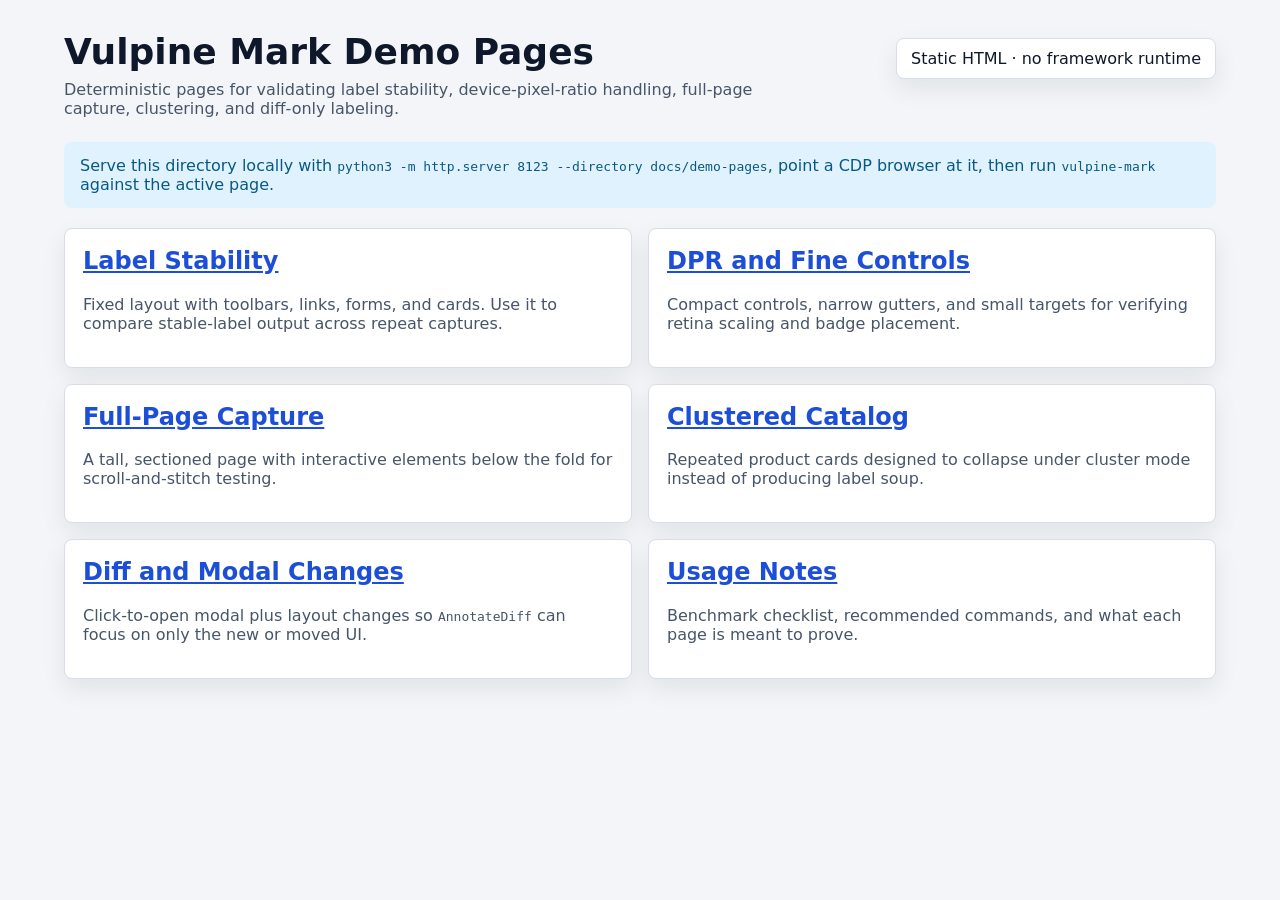
<file: docs/demo-pages/index.html>
<!doctype html>
<html lang="en">
<head>
  <meta charset="utf-8">
  <meta name="viewport" content="width=device-width, initial-scale=1">
  <title>Vulpine Mark Demo Pages</title>
  <link rel="icon" href="data:image/svg+xml,%3Csvg xmlns='http://www.w3.org/2000/svg' viewBox='0 0 64 64'%3E%3Crect width='64' height='64' rx='14' fill='%230f766e'/%3E%3Cpath d='M18 18h28v8H30v8h12v8H30v14h-8V18Z' fill='white'/%3E%3C/svg%3E">
  <link rel="stylesheet" href="./shared.css">
</head>
<body>
  <div class="shell">
    <div class="hero">
      <div>
        <h1>Vulpine Mark Demo Pages</h1>
        <p>Deterministic pages for validating label stability, device-pixel-ratio handling, full-page capture, clustering, and diff-only labeling.</p>
      </div>
      <span class="chip">Static HTML · no framework runtime</span>
    </div>

    <div class="demo-note">
      Serve this directory locally with <code>python3 -m http.server 8123 --directory docs/demo-pages</code>, point a CDP browser at it, then run <code>vulpine-mark</code> against the active page.
    </div>

    <div class="bench-list">
      <div class="card">
        <h2><a href="./stability.html">Label Stability</a></h2>
        <p class="muted">Fixed layout with toolbars, links, forms, and cards. Use it to compare stable-label output across repeat captures.</p>
      </div>
      <div class="card">
        <h2><a href="./dpr.html">DPR and Fine Controls</a></h2>
        <p class="muted">Compact controls, narrow gutters, and small targets for verifying retina scaling and badge placement.</p>
      </div>
      <div class="card">
        <h2><a href="./full-page.html">Full-Page Capture</a></h2>
        <p class="muted">A tall, sectioned page with interactive elements below the fold for scroll-and-stitch testing.</p>
      </div>
      <div class="card">
        <h2><a href="./clustered-catalog.html">Clustered Catalog</a></h2>
        <p class="muted">Repeated product cards designed to collapse under cluster mode instead of producing label soup.</p>
      </div>
      <div class="card">
        <h2><a href="./diff-modal.html">Diff and Modal Changes</a></h2>
        <p class="muted">Click-to-open modal plus layout changes so <code>AnnotateDiff</code> can focus on only the new or moved UI.</p>
      </div>
      <div class="card">
        <h2><a href="./README.md">Usage Notes</a></h2>
        <p class="muted">Benchmark checklist, recommended commands, and what each page is meant to prove.</p>
      </div>
    </div>
  </div>
</body>
</html>
</file>
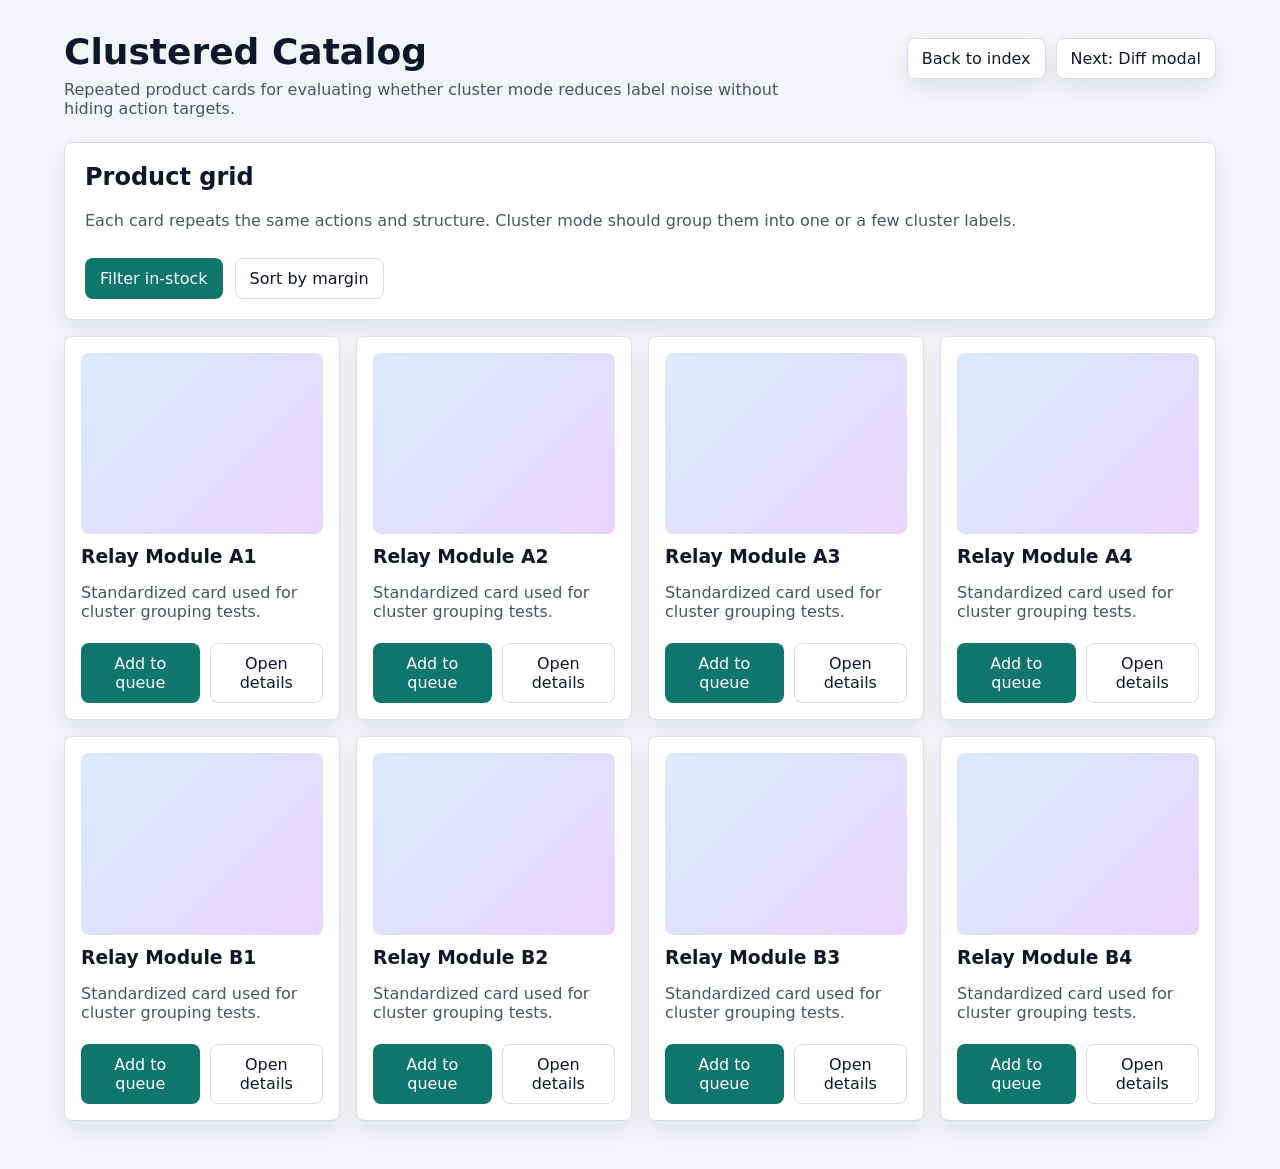
<file: docs/demo-pages/clustered-catalog.html>
<!doctype html>
<html lang="en">
<head>
  <meta charset="utf-8">
  <meta name="viewport" content="width=device-width, initial-scale=1">
  <title>Vulpine Mark Demo — Clustered Catalog</title>
  <link rel="icon" href="data:image/svg+xml,%3Csvg xmlns='http://www.w3.org/2000/svg' viewBox='0 0 64 64'%3E%3Crect width='64' height='64' rx='14' fill='%230f766e'/%3E%3Cpath d='M18 18h28v8H30v8h12v8H30v14h-8V18Z' fill='white'/%3E%3C/svg%3E">
  <link rel="stylesheet" href="./shared.css">
</head>
<body>
  <div class="shell">
    <div class="hero">
      <div>
        <h1>Clustered Catalog</h1>
        <p>Repeated product cards for evaluating whether cluster mode reduces label noise without hiding action targets.</p>
      </div>
      <div class="nav">
        <a href="./index.html">Back to index</a>
        <a href="./diff-modal.html">Next: Diff modal</a>
      </div>
    </div>

    <section class="panel">
      <div class="toolbar spread">
        <div>
          <h2>Product grid</h2>
          <p class="muted">Each card repeats the same actions and structure. Cluster mode should group them into one or a few cluster labels.</p>
        </div>
        <div class="toolbar">
          <button>Filter in-stock</button>
          <button class="secondary">Sort by margin</button>
        </div>
      </div>
    </section>

    <section class="catalog" style="margin-top: 16px;">
      <article class="catalog-card card">
        <div class="thumb"></div>
        <h3>Relay Module A1</h3>
        <p>Standardized card used for cluster grouping tests.</p>
        <div class="actions">
          <button>Add to queue</button>
          <button class="secondary">Open details</button>
        </div>
      </article>
      <article class="catalog-card card">
        <div class="thumb"></div>
        <h3>Relay Module A2</h3>
        <p>Standardized card used for cluster grouping tests.</p>
        <div class="actions">
          <button>Add to queue</button>
          <button class="secondary">Open details</button>
        </div>
      </article>
      <article class="catalog-card card">
        <div class="thumb"></div>
        <h3>Relay Module A3</h3>
        <p>Standardized card used for cluster grouping tests.</p>
        <div class="actions">
          <button>Add to queue</button>
          <button class="secondary">Open details</button>
        </div>
      </article>
      <article class="catalog-card card">
        <div class="thumb"></div>
        <h3>Relay Module A4</h3>
        <p>Standardized card used for cluster grouping tests.</p>
        <div class="actions">
          <button>Add to queue</button>
          <button class="secondary">Open details</button>
        </div>
      </article>
      <article class="catalog-card card">
        <div class="thumb"></div>
        <h3>Relay Module B1</h3>
        <p>Standardized card used for cluster grouping tests.</p>
        <div class="actions">
          <button>Add to queue</button>
          <button class="secondary">Open details</button>
        </div>
      </article>
      <article class="catalog-card card">
        <div class="thumb"></div>
        <h3>Relay Module B2</h3>
        <p>Standardized card used for cluster grouping tests.</p>
        <div class="actions">
          <button>Add to queue</button>
          <button class="secondary">Open details</button>
        </div>
      </article>
      <article class="catalog-card card">
        <div class="thumb"></div>
        <h3>Relay Module B3</h3>
        <p>Standardized card used for cluster grouping tests.</p>
        <div class="actions">
          <button>Add to queue</button>
          <button class="secondary">Open details</button>
        </div>
      </article>
      <article class="catalog-card card">
        <div class="thumb"></div>
        <h3>Relay Module B4</h3>
        <p>Standardized card used for cluster grouping tests.</p>
        <div class="actions">
          <button>Add to queue</button>
          <button class="secondary">Open details</button>
        </div>
      </article>
    </section>
  </div>
</body>
</html>
</file>
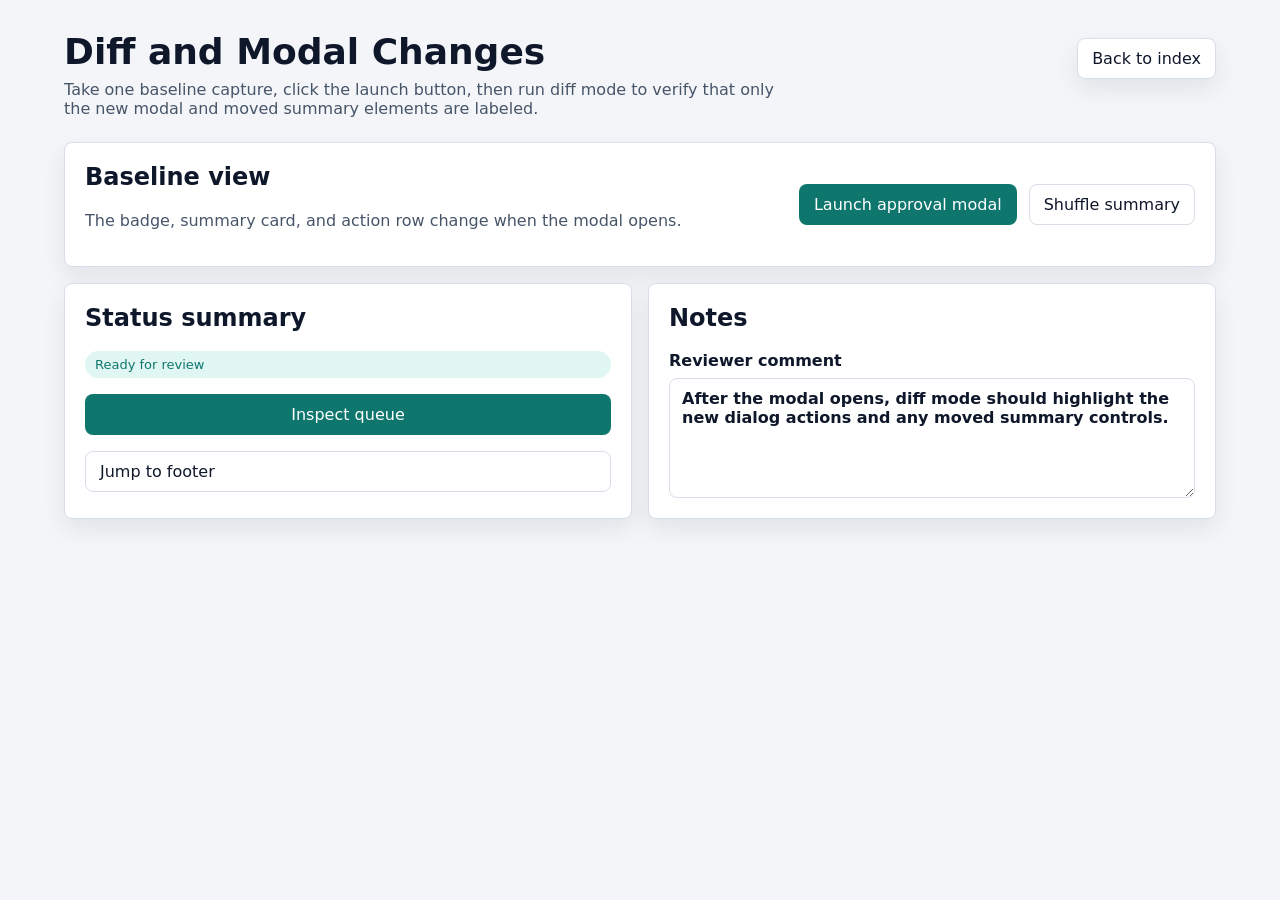
<file: docs/demo-pages/diff-modal.html>
<!doctype html>
<html lang="en">
<head>
  <meta charset="utf-8">
  <meta name="viewport" content="width=device-width, initial-scale=1">
  <title>Vulpine Mark Demo — Diff and Modal Changes</title>
  <link rel="icon" href="data:image/svg+xml,%3Csvg xmlns='http://www.w3.org/2000/svg' viewBox='0 0 64 64'%3E%3Crect width='64' height='64' rx='14' fill='%230f766e'/%3E%3Cpath d='M18 18h28v8H30v8h12v8H30v14h-8V18Z' fill='white'/%3E%3C/svg%3E">
  <link rel="stylesheet" href="./shared.css">
</head>
<body>
  <div class="shell">
    <div class="hero">
      <div>
        <h1>Diff and Modal Changes</h1>
        <p>Take one baseline capture, click the launch button, then run diff mode to verify that only the new modal and moved summary elements are labeled.</p>
      </div>
      <div class="nav">
        <a href="./index.html">Back to index</a>
      </div>
    </div>

    <section class="panel">
      <div class="toolbar spread">
        <div>
          <h2>Baseline view</h2>
          <p class="muted">The badge, summary card, and action row change when the modal opens.</p>
        </div>
        <div class="toolbar">
          <button id="launch-modal">Launch approval modal</button>
          <button class="secondary" id="shuffle-summary">Shuffle summary</button>
        </div>
      </div>
    </section>

    <section class="grid two" style="margin-top: 16px;">
      <article class="panel">
        <h2>Status summary</h2>
        <div class="stack" id="summary-stack">
          <div class="badge success" id="summary-badge">Ready for review</div>
          <button>Inspect queue</button>
          <a class="button-link secondary" href="#footer">Jump to footer</a>
        </div>
      </article>
      <article class="panel" id="footer">
        <h2>Notes</h2>
        <label>
          Reviewer comment
          <textarea readonly>After the modal opens, diff mode should highlight the new dialog actions and any moved summary controls.</textarea>
        </label>
      </article>
    </section>
  </div>

  <div class="modal-backdrop" id="approval-modal" aria-hidden="true">
    <div class="modal card" role="dialog" aria-modal="true" aria-labelledby="modal-title">
      <h2 id="modal-title">Approve risky action</h2>
      <p class="muted">This modal appears only after interaction, which makes it useful for diff-only annotation tests.</p>
      <div class="form-grid">
        <label>
          Approval reason
          <input type="text" value="Operator override" readonly>
        </label>
        <label>
          Expiry
          <select><option>30 minutes</option></select>
        </label>
      </div>
      <div class="toolbar" style="margin-top: 16px;">
        <button>Approve now</button>
        <button class="secondary" id="close-modal">Close</button>
      </div>
    </div>
  </div>

  <script>
    const modal = document.getElementById('approval-modal');
    const badge = document.getElementById('summary-badge');
    const stack = document.getElementById('summary-stack');

    document.getElementById('launch-modal').addEventListener('click', () => {
      modal.classList.add('open');
      modal.setAttribute('aria-hidden', 'false');
      badge.textContent = 'Modal launched';
      badge.className = 'badge danger';
    });

    document.getElementById('close-modal').addEventListener('click', () => {
      modal.classList.remove('open');
      modal.setAttribute('aria-hidden', 'true');
      badge.textContent = 'Ready for review';
      badge.className = 'badge success';
    });

    document.getElementById('shuffle-summary').addEventListener('click', () => {
      const button = stack.querySelector('button');
      stack.appendChild(button);
      badge.textContent = 'Summary moved';
      badge.className = 'badge warning';
    });
  </script>
</body>
</html>
</file>
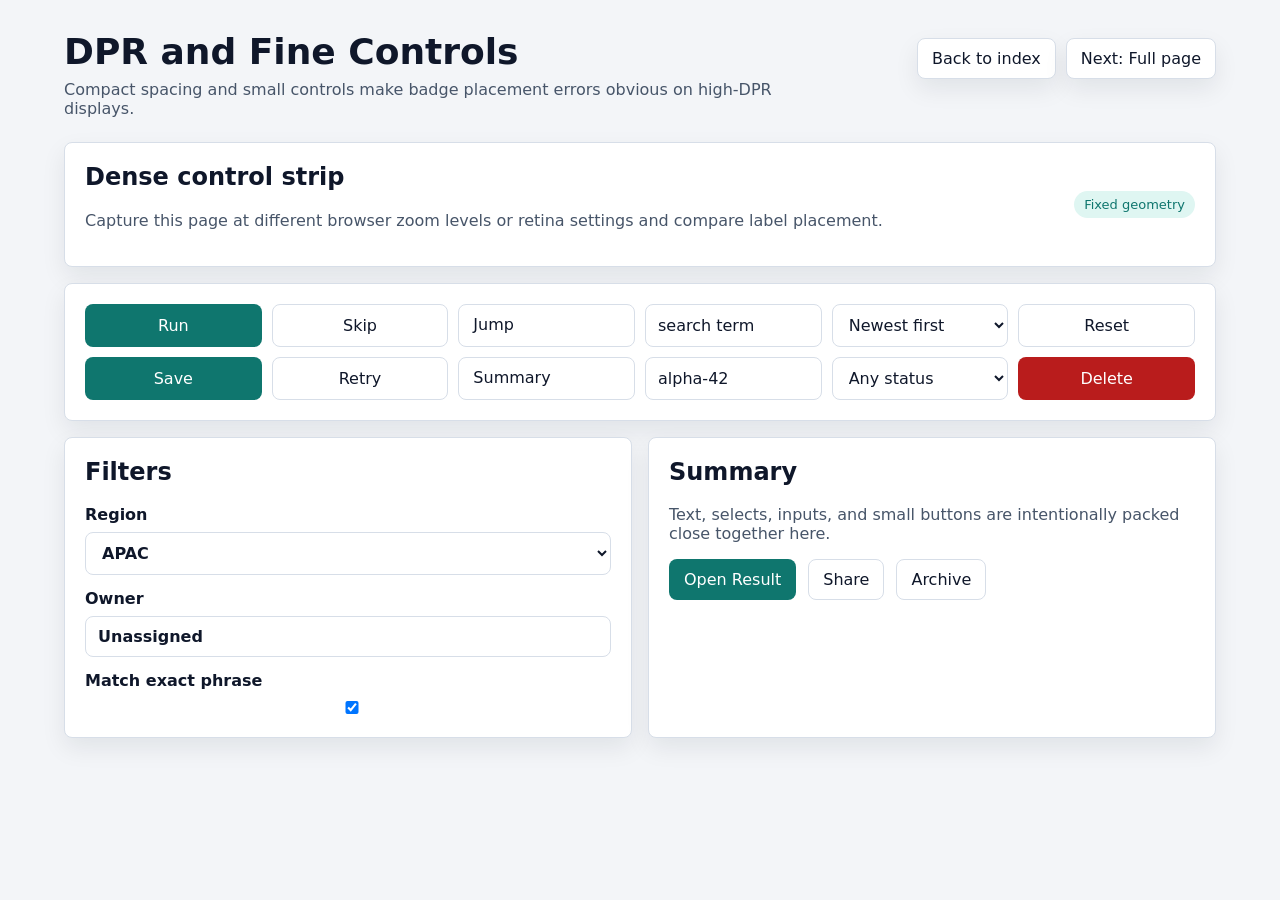
<file: docs/demo-pages/dpr.html>
<!doctype html>
<html lang="en">
<head>
  <meta charset="utf-8">
  <meta name="viewport" content="width=device-width, initial-scale=1">
  <title>Vulpine Mark Demo — DPR and Fine Controls</title>
  <link rel="icon" href="data:image/svg+xml,%3Csvg xmlns='http://www.w3.org/2000/svg' viewBox='0 0 64 64'%3E%3Crect width='64' height='64' rx='14' fill='%230f766e'/%3E%3Cpath d='M18 18h28v8H30v8h12v8H30v14h-8V18Z' fill='white'/%3E%3C/svg%3E">
  <link rel="stylesheet" href="./shared.css">
</head>
<body>
  <div class="shell">
    <div class="hero">
      <div>
        <h1>DPR and Fine Controls</h1>
        <p>Compact spacing and small controls make badge placement errors obvious on high-DPR displays.</p>
      </div>
      <div class="nav">
        <a href="./index.html">Back to index</a>
        <a href="./full-page.html">Next: Full page</a>
      </div>
    </div>

    <section class="panel">
      <div class="toolbar spread">
        <div>
          <h2>Dense control strip</h2>
          <p class="muted">Capture this page at different browser zoom levels or retina settings and compare label placement.</p>
        </div>
        <span class="badge success">Fixed geometry</span>
      </div>
    </section>

    <section class="panel" style="margin-top: 16px;">
      <div class="fine-grid">
        <button>Run</button>
        <button class="secondary">Skip</button>
        <a class="button-link secondary" href="#filters">Jump</a>
        <input type="text" value="search term" readonly>
        <select><option>Newest first</option></select>
        <button class="ghost">Reset</button>

        <button>Save</button>
        <button class="secondary">Retry</button>
        <a class="button-link secondary" href="#summary">Summary</a>
        <input type="text" value="alpha-42" readonly>
        <select><option>Any status</option></select>
        <button class="danger">Delete</button>
      </div>
    </section>

    <section class="grid two" style="margin-top: 16px;">
      <article class="panel" id="filters">
        <h2>Filters</h2>
        <div class="form-grid">
          <label>
            Region
            <select>
              <option>APAC</option>
              <option>Europe</option>
            </select>
          </label>
          <label>
            Owner
            <input type="text" value="Unassigned" readonly>
          </label>
          <label>
            Match exact phrase
            <input type="checkbox" checked>
          </label>
        </div>
      </article>

      <article class="panel" id="summary">
        <h2>Summary</h2>
        <p class="muted">Text, selects, inputs, and small buttons are intentionally packed close together here.</p>
        <div class="toolbar">
          <button>Open Result</button>
          <button class="secondary">Share</button>
          <button class="ghost">Archive</button>
        </div>
      </article>
    </section>
  </div>
</body>
</html>
</file>
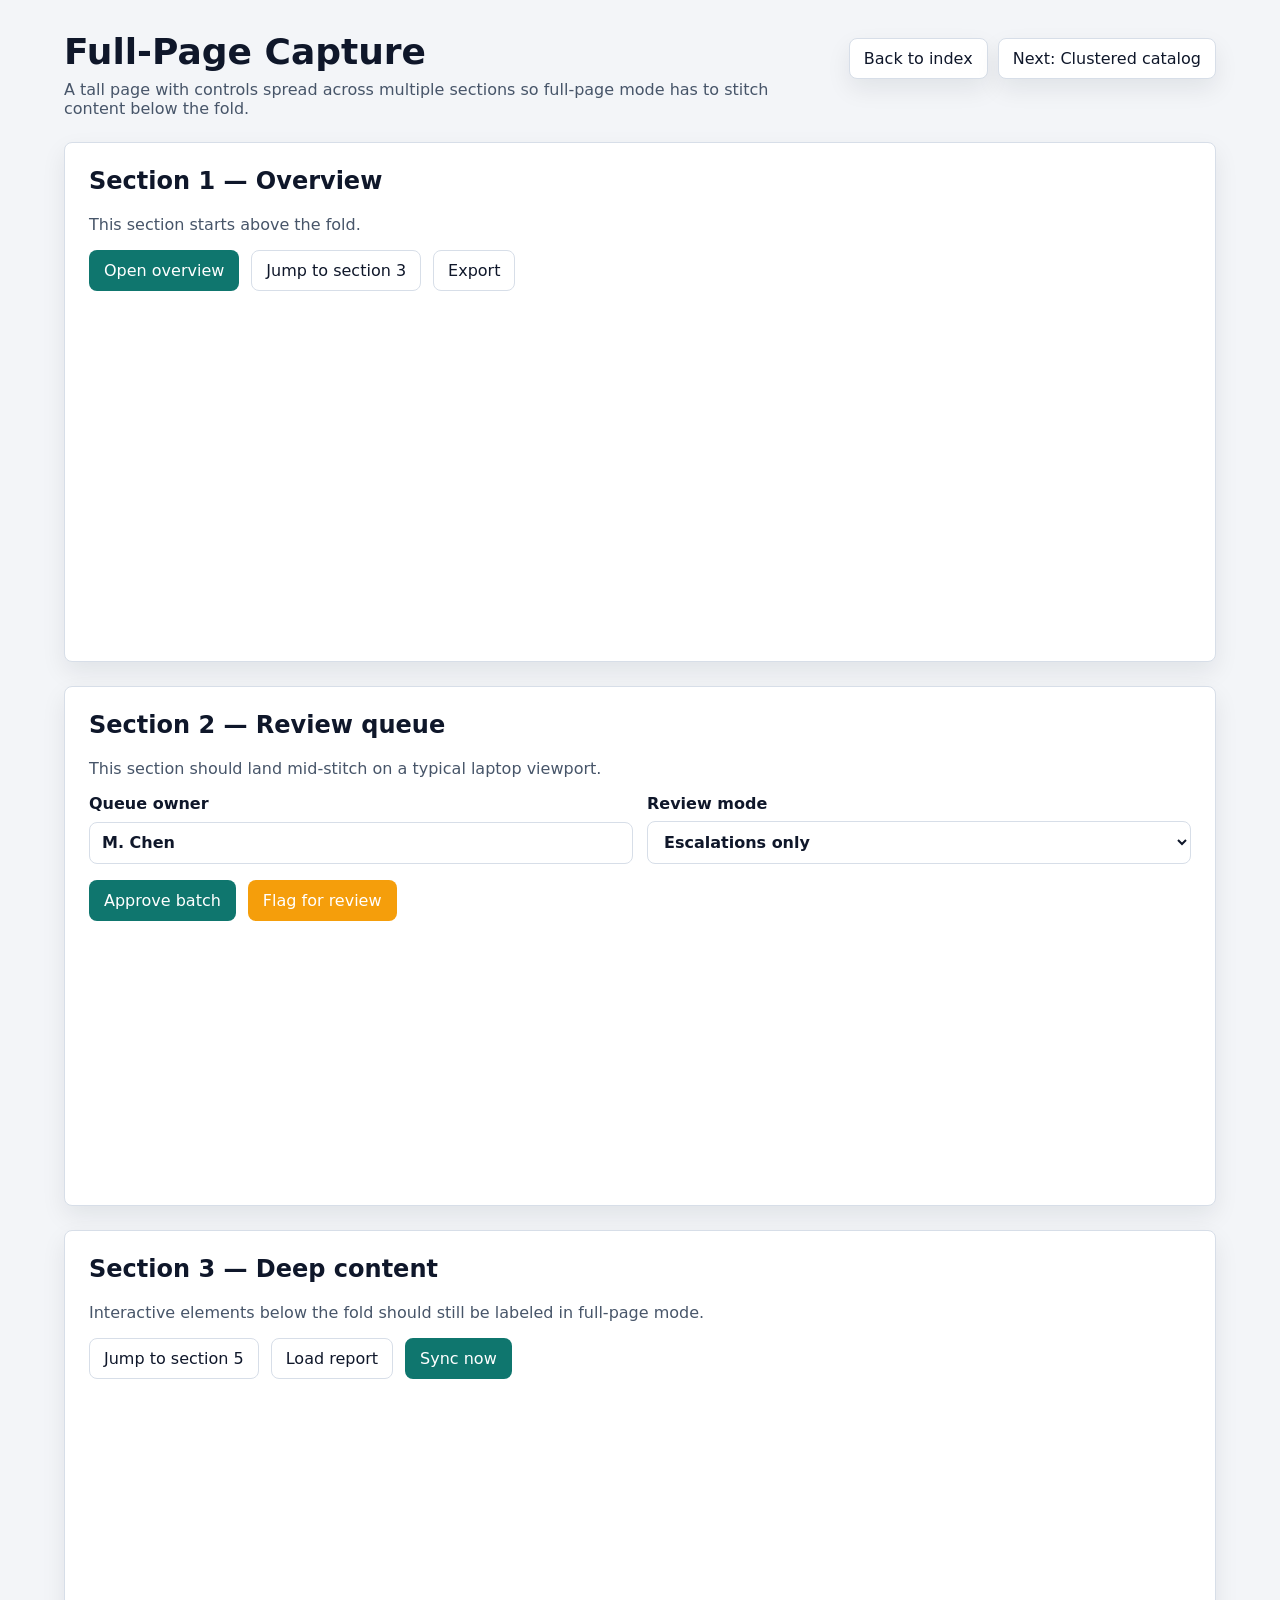
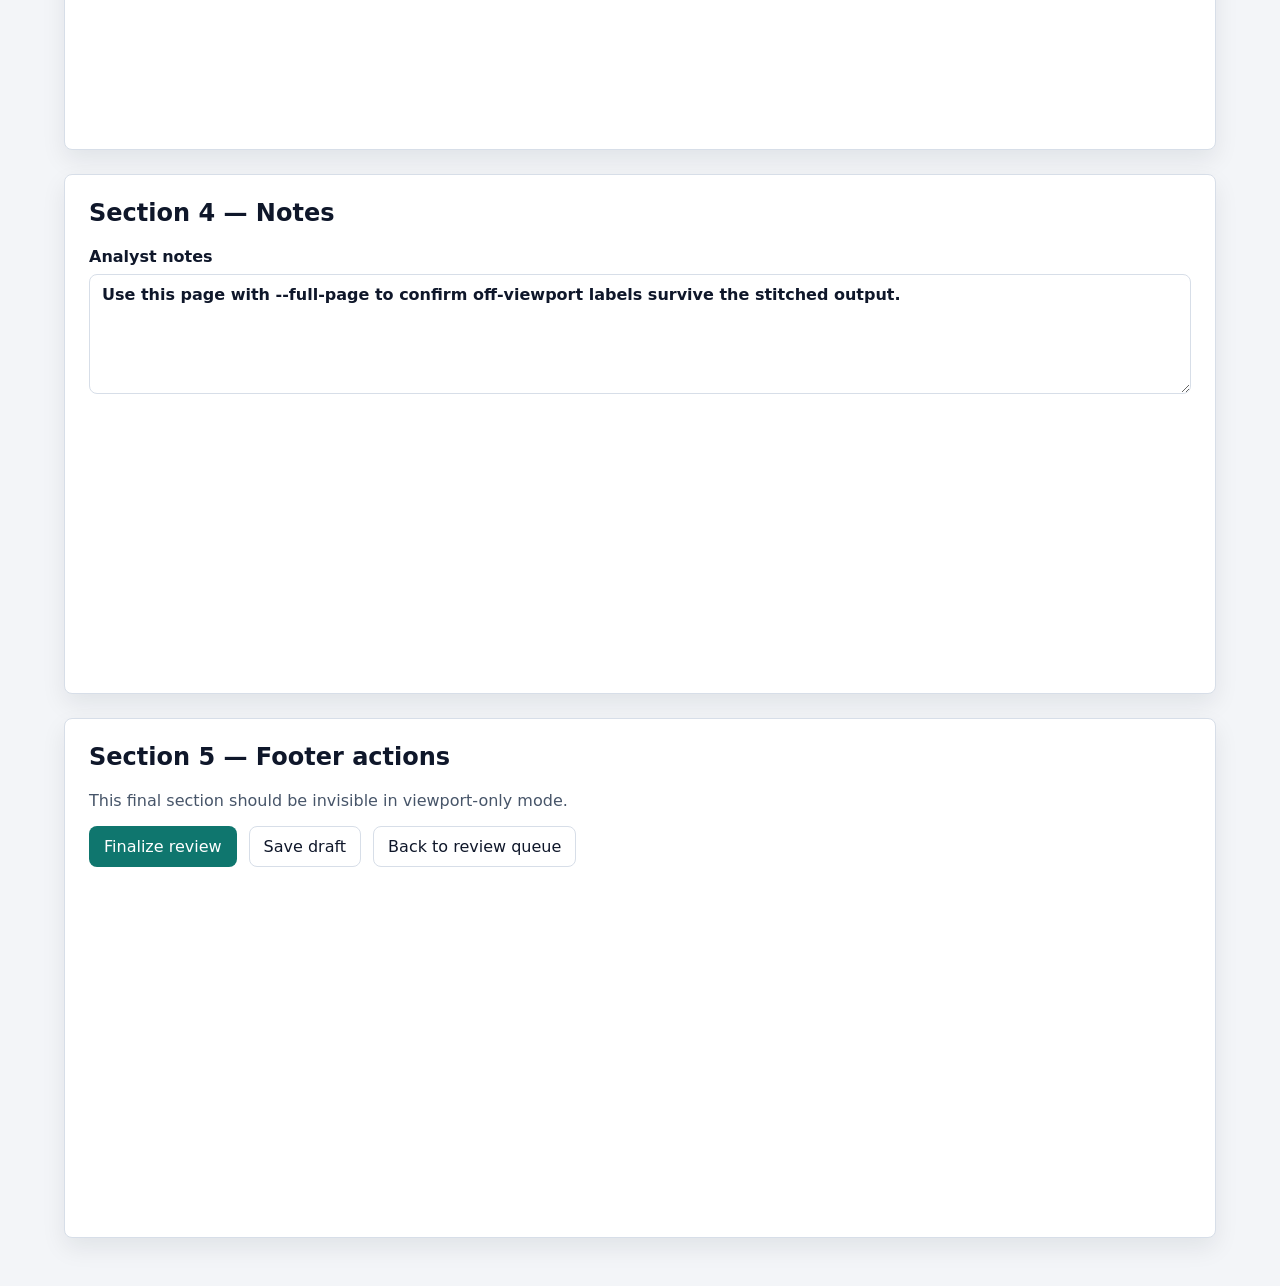
<file: docs/demo-pages/full-page.html>
<!doctype html>
<html lang="en">
<head>
  <meta charset="utf-8">
  <meta name="viewport" content="width=device-width, initial-scale=1">
  <title>Vulpine Mark Demo — Full-Page Capture</title>
  <link rel="icon" href="data:image/svg+xml,%3Csvg xmlns='http://www.w3.org/2000/svg' viewBox='0 0 64 64'%3E%3Crect width='64' height='64' rx='14' fill='%230f766e'/%3E%3Cpath d='M18 18h28v8H30v8h12v8H30v14h-8V18Z' fill='white'/%3E%3C/svg%3E">
  <link rel="stylesheet" href="./shared.css">
</head>
<body>
  <div class="shell">
    <div class="hero">
      <div>
        <h1>Full-Page Capture</h1>
        <p>A tall page with controls spread across multiple sections so full-page mode has to stitch content below the fold.</p>
      </div>
      <div class="nav">
        <a href="./index.html">Back to index</a>
        <a href="./clustered-catalog.html">Next: Clustered catalog</a>
      </div>
    </div>

    <div class="tall-sections">
      <section class="tall-card card">
        <h2>Section 1 — Overview</h2>
        <p class="muted">This section starts above the fold.</p>
        <div class="toolbar">
          <button>Open overview</button>
          <a class="button-link secondary" href="#section-3">Jump to section 3</a>
          <button class="secondary">Export</button>
        </div>
      </section>

      <section class="tall-card card" id="section-2">
        <h2>Section 2 — Review queue</h2>
        <p class="muted">This section should land mid-stitch on a typical laptop viewport.</p>
        <div class="form-grid two">
          <label>
            Queue owner
            <input type="text" value="M. Chen" readonly>
          </label>
          <label>
            Review mode
            <select><option>Escalations only</option></select>
          </label>
        </div>
        <div class="toolbar" style="margin-top: 16px;">
          <button>Approve batch</button>
          <button class="warning">Flag for review</button>
        </div>
      </section>

      <section class="tall-card card" id="section-3">
        <h2>Section 3 — Deep content</h2>
        <p class="muted">Interactive elements below the fold should still be labeled in full-page mode.</p>
        <div class="toolbar">
          <a class="button-link secondary" href="#section-5">Jump to section 5</a>
          <button class="secondary">Load report</button>
          <button>Sync now</button>
        </div>
      </section>

      <section class="tall-card card" id="section-4">
        <h2>Section 4 — Notes</h2>
        <label>
          Analyst notes
          <textarea readonly>Use this page with --full-page to confirm off-viewport labels survive the stitched output.</textarea>
        </label>
      </section>

      <section class="tall-card card" id="section-5">
        <h2>Section 5 — Footer actions</h2>
        <p class="muted">This final section should be invisible in viewport-only mode.</p>
        <div class="toolbar">
          <button>Finalize review</button>
          <button class="secondary">Save draft</button>
          <a class="button-link secondary" href="#section-2">Back to review queue</a>
        </div>
      </section>
    </div>
  </div>
</body>
</html>
</file>
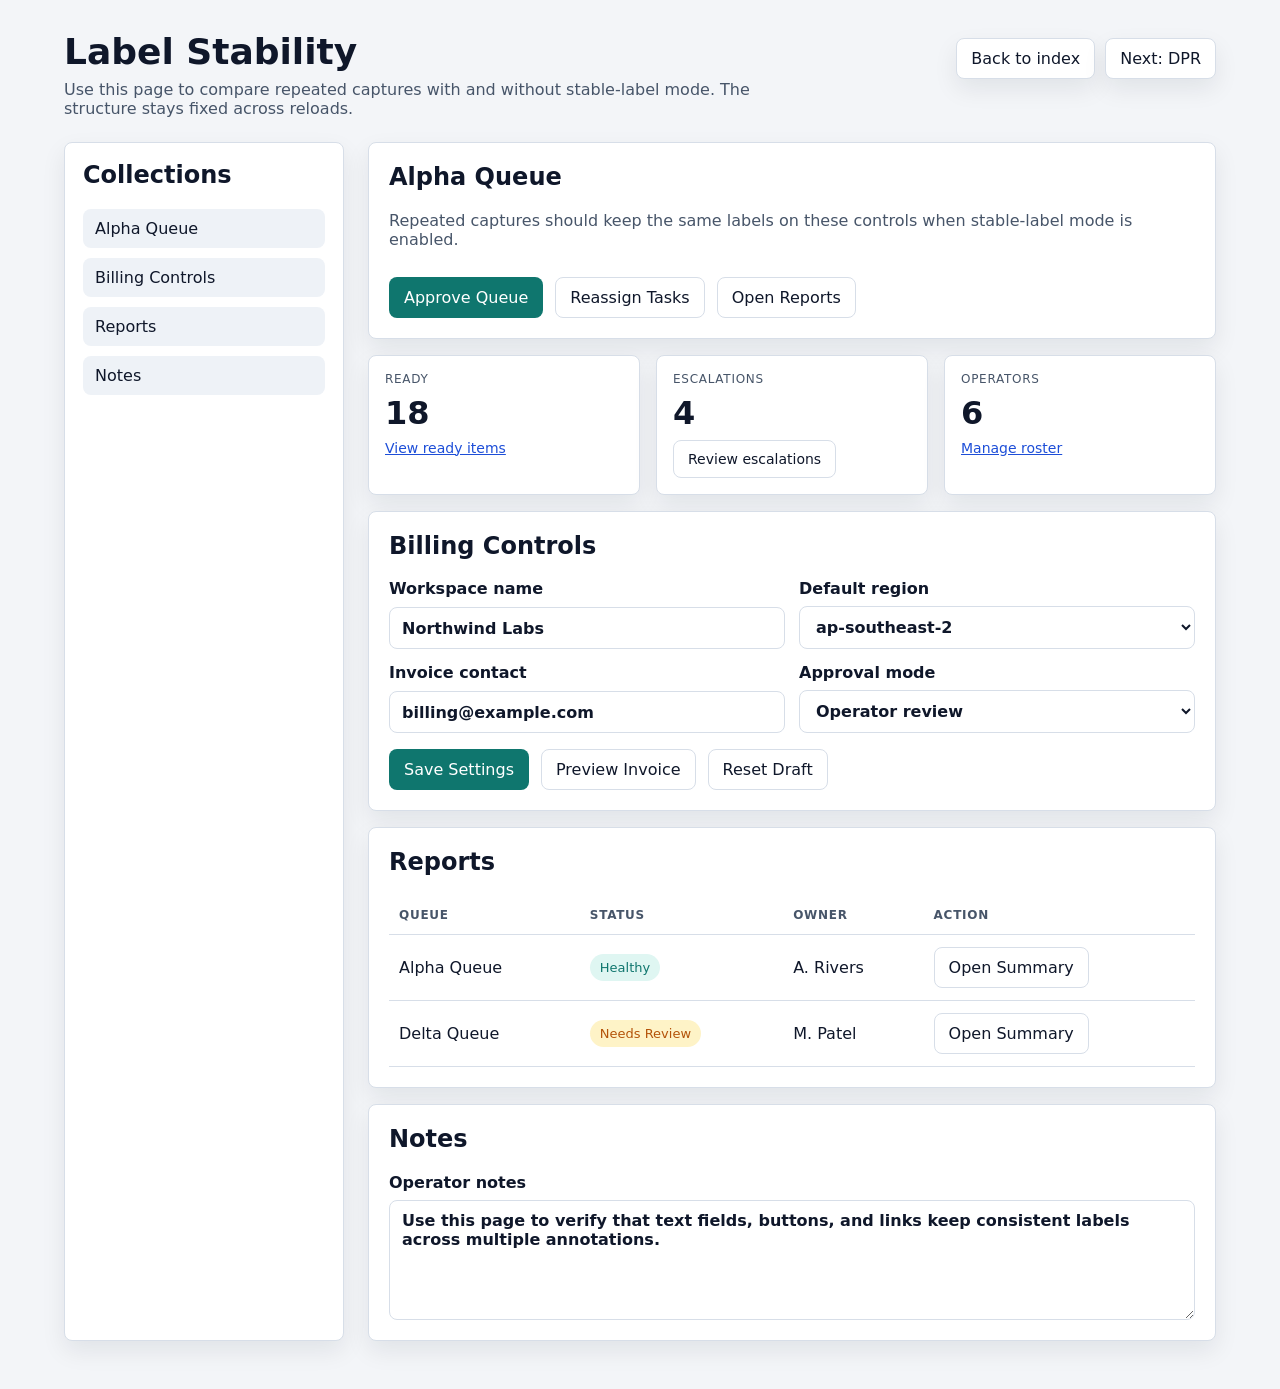
<file: docs/demo-pages/stability.html>
<!doctype html>
<html lang="en">
<head>
  <meta charset="utf-8">
  <meta name="viewport" content="width=device-width, initial-scale=1">
  <title>Vulpine Mark Demo — Label Stability</title>
  <link rel="icon" href="data:image/svg+xml,%3Csvg xmlns='http://www.w3.org/2000/svg' viewBox='0 0 64 64'%3E%3Crect width='64' height='64' rx='14' fill='%230f766e'/%3E%3Cpath d='M18 18h28v8H30v8h12v8H30v14h-8V18Z' fill='white'/%3E%3C/svg%3E">
  <link rel="stylesheet" href="./shared.css">
</head>
<body>
  <div class="shell">
    <div class="hero">
      <div>
        <h1>Label Stability</h1>
        <p>Use this page to compare repeated captures with and without stable-label mode. The structure stays fixed across reloads.</p>
      </div>
      <div class="nav">
        <a href="./index.html">Back to index</a>
        <a href="./dpr.html">Next: DPR</a>
      </div>
    </div>

    <div class="layout">
      <aside class="sidebar card">
        <h2>Collections</h2>
        <ul>
          <li><a href="#alpha">Alpha Queue</a></li>
          <li><a href="#billing">Billing Controls</a></li>
          <li><a href="#reports">Reports</a></li>
          <li><a href="#notes">Notes</a></li>
        </ul>
      </aside>

      <main class="stack">
        <section class="panel">
          <div class="toolbar spread">
            <div>
              <h2 id="alpha">Alpha Queue</h2>
              <p class="muted">Repeated captures should keep the same labels on these controls when stable-label mode is enabled.</p>
            </div>
            <div class="toolbar">
              <button>Approve Queue</button>
              <button class="secondary">Reassign Tasks</button>
              <a class="button-link secondary" href="#reports">Open Reports</a>
            </div>
          </div>
        </section>

        <section class="grid three">
          <article class="metric card">
            <div class="label">Ready</div>
            <div class="value">18</div>
            <div class="meta"><a href="#reports">View ready items</a></div>
          </article>
          <article class="metric card">
            <div class="label">Escalations</div>
            <div class="value">4</div>
            <div class="meta"><button class="ghost">Review escalations</button></div>
          </article>
          <article class="metric card">
            <div class="label">Operators</div>
            <div class="value">6</div>
            <div class="meta"><a href="#billing">Manage roster</a></div>
          </article>
        </section>

        <section class="panel">
          <h2 id="billing">Billing Controls</h2>
          <div class="form-grid two">
            <label>
              Workspace name
              <input type="text" value="Northwind Labs" readonly>
            </label>
            <label>
              Default region
              <select>
                <option>ap-southeast-2</option>
                <option>us-east-1</option>
              </select>
            </label>
            <label>
              Invoice contact
              <input type="email" value="billing@example.com" readonly>
            </label>
            <label>
              Approval mode
              <select>
                <option>Operator review</option>
                <option>Auto-approve safe actions</option>
              </select>
            </label>
          </div>
          <div class="toolbar" style="margin-top: 16px;">
            <button>Save Settings</button>
            <button class="secondary">Preview Invoice</button>
            <button class="ghost">Reset Draft</button>
          </div>
        </section>

        <section class="panel">
          <h2 id="reports">Reports</h2>
          <table class="table">
            <thead>
              <tr>
                <th>Queue</th>
                <th>Status</th>
                <th>Owner</th>
                <th>Action</th>
              </tr>
            </thead>
            <tbody>
              <tr>
                <td>Alpha Queue</td>
                <td><span class="badge success">Healthy</span></td>
                <td>A. Rivers</td>
                <td><button class="secondary">Open Summary</button></td>
              </tr>
              <tr>
                <td>Delta Queue</td>
                <td><span class="badge warning">Needs Review</span></td>
                <td>M. Patel</td>
                <td><button class="secondary">Open Summary</button></td>
              </tr>
            </tbody>
          </table>
        </section>

        <section class="panel">
          <h2 id="notes">Notes</h2>
          <label>
            Operator notes
            <textarea readonly>Use this page to verify that text fields, buttons, and links keep consistent labels across multiple annotations.</textarea>
          </label>
        </section>
      </main>
    </div>
  </div>
</body>
</html>
</file>
<file: docs/demo-pages/shared.css>
:root {
  color-scheme: light;
  --bg: #f3f5f8;
  --surface: #ffffff;
  --surface-muted: #eef2f7;
  --text: #0f172a;
  --muted: #475569;
  --border: #d7dee8;
  --accent: #0f766e;
  --accent-soft: #dff6f2;
  --danger: #b91c1c;
  --warning: #b45309;
  --shadow: 0 10px 24px rgba(15, 23, 42, 0.08);
}

* {
  box-sizing: border-box;
}

body {
  margin: 0;
  font-family: Inter, ui-sans-serif, system-ui, -apple-system, BlinkMacSystemFont, "Segoe UI", sans-serif;
  background: var(--bg);
  color: var(--text);
}

a {
  color: #1d4ed8;
}

.shell {
  max-width: 1200px;
  margin: 0 auto;
  padding: 32px 24px 48px;
}

.hero {
  display: flex;
  flex-wrap: wrap;
  align-items: baseline;
  justify-content: space-between;
  gap: 16px;
  margin-bottom: 24px;
}

.hero h1 {
  margin: 0;
  font-size: 36px;
  line-height: 1.1;
}

.hero p {
  margin: 8px 0 0;
  max-width: 720px;
  color: var(--muted);
}

.nav {
  display: flex;
  flex-wrap: wrap;
  gap: 10px;
  margin-bottom: 24px;
}

.nav a,
.chip {
  display: inline-flex;
  align-items: center;
  gap: 8px;
  border: 1px solid var(--border);
  border-radius: 8px;
  background: var(--surface);
  padding: 10px 14px;
  text-decoration: none;
  color: var(--text);
  box-shadow: var(--shadow);
}

.layout {
  display: grid;
  grid-template-columns: 280px minmax(0, 1fr);
  gap: 24px;
}

.card,
.panel {
  border: 1px solid var(--border);
  border-radius: 8px;
  background: var(--surface);
  box-shadow: var(--shadow);
}

.panel {
  padding: 20px;
}

.sidebar {
  padding: 18px;
}

.sidebar h2,
.panel h2,
.panel h3,
.card h2,
.card h3 {
  margin-top: 0;
}

.sidebar ul {
  list-style: none;
  padding: 0;
  margin: 16px 0 0;
}

.sidebar li + li {
  margin-top: 10px;
}

.sidebar a {
  display: block;
  padding: 10px 12px;
  border-radius: 8px;
  text-decoration: none;
  color: var(--text);
  background: var(--surface-muted);
}

.grid {
  display: grid;
  gap: 16px;
}

.grid.two {
  grid-template-columns: repeat(2, minmax(0, 1fr));
}

.grid.three {
  grid-template-columns: repeat(3, minmax(0, 1fr));
}

.grid.four {
  grid-template-columns: repeat(4, minmax(0, 1fr));
}

.stack {
  display: grid;
  gap: 16px;
}

.toolbar {
  display: flex;
  flex-wrap: wrap;
  gap: 12px;
  align-items: center;
}

.toolbar.spread {
  justify-content: space-between;
}

.metric {
  padding: 16px;
}

.metric .label {
  font-size: 12px;
  text-transform: uppercase;
  letter-spacing: 0.06em;
  color: var(--muted);
}

.metric .value {
  margin-top: 8px;
  font-size: 32px;
  font-weight: 700;
}

.metric .meta {
  margin-top: 8px;
  color: var(--muted);
  font-size: 14px;
}

button,
input,
select,
textarea {
  font: inherit;
}

button,
.button-link {
  border: 1px solid transparent;
  border-radius: 8px;
  background: var(--accent);
  color: #fff;
  padding: 10px 14px;
  cursor: pointer;
  text-decoration: none;
}

button.secondary,
.button-link.secondary {
  background: var(--surface);
  color: var(--text);
  border-color: var(--border);
}

button.ghost {
  background: transparent;
  color: var(--text);
  border-color: var(--border);
}

button.warning {
  background: #f59e0b;
}

button.danger {
  background: var(--danger);
}

.form-grid {
  display: grid;
  gap: 14px;
}

.form-grid.two {
  grid-template-columns: repeat(2, minmax(0, 1fr));
}

label {
  display: grid;
  gap: 8px;
  font-weight: 600;
}

input,
select,
textarea {
  width: 100%;
  border: 1px solid var(--border);
  border-radius: 8px;
  padding: 10px 12px;
  background: #fff;
  color: var(--text);
}

textarea {
  min-height: 120px;
  resize: vertical;
}

.table {
  width: 100%;
  border-collapse: collapse;
}

.table th,
.table td {
  padding: 12px 10px;
  text-align: left;
  border-bottom: 1px solid var(--border);
}

.table th {
  font-size: 12px;
  text-transform: uppercase;
  letter-spacing: 0.06em;
  color: var(--muted);
}

.badge {
  display: inline-flex;
  align-items: center;
  gap: 6px;
  border-radius: 999px;
  padding: 6px 10px;
  background: var(--surface-muted);
  color: var(--muted);
  font-size: 13px;
}

.badge.success {
  background: var(--accent-soft);
  color: var(--accent);
}

.badge.warning {
  background: #fef3c7;
  color: var(--warning);
}

.badge.danger {
  background: #fee2e2;
  color: var(--danger);
}

.catalog {
  display: grid;
  grid-template-columns: repeat(4, minmax(0, 1fr));
  gap: 16px;
}

.catalog-card {
  padding: 16px;
}

.thumb {
  width: 100%;
  aspect-ratio: 4 / 3;
  border-radius: 8px;
  background: linear-gradient(135deg, #dbeafe, #e9d5ff);
  margin-bottom: 12px;
}

.catalog-card h3 {
  margin-bottom: 8px;
}

.catalog-card p {
  color: var(--muted);
  min-height: 44px;
}

.catalog-card .actions {
  display: flex;
  gap: 10px;
  margin-top: 12px;
}

.tall-sections {
  display: grid;
  gap: 24px;
}

.tall-card {
  min-height: 520px;
  padding: 24px;
}

.demo-note {
  padding: 14px 16px;
  border-radius: 8px;
  background: #e0f2fe;
  color: #075985;
  margin-bottom: 20px;
}

.modal-backdrop {
  position: fixed;
  inset: 0;
  display: none;
  align-items: center;
  justify-content: center;
  background: rgba(15, 23, 42, 0.45);
  padding: 20px;
}

.modal-backdrop.open {
  display: flex;
}

.modal {
  width: min(520px, 100%);
  padding: 20px;
}

.fine-grid {
  display: grid;
  grid-template-columns: repeat(6, minmax(0, 1fr));
  gap: 10px;
}

.fine-grid button,
.fine-grid a,
.fine-grid input,
.fine-grid select {
  min-height: 40px;
}

.muted {
  color: var(--muted);
}

.bench-list {
  display: grid;
  gap: 16px;
  grid-template-columns: repeat(2, minmax(0, 1fr));
}

.bench-list .card {
  padding: 18px;
}

@media (max-width: 960px) {
  .layout,
  .grid.two,
  .grid.three,
  .grid.four,
  .bench-list,
  .catalog {
    grid-template-columns: 1fr;
  }
}
</file>
